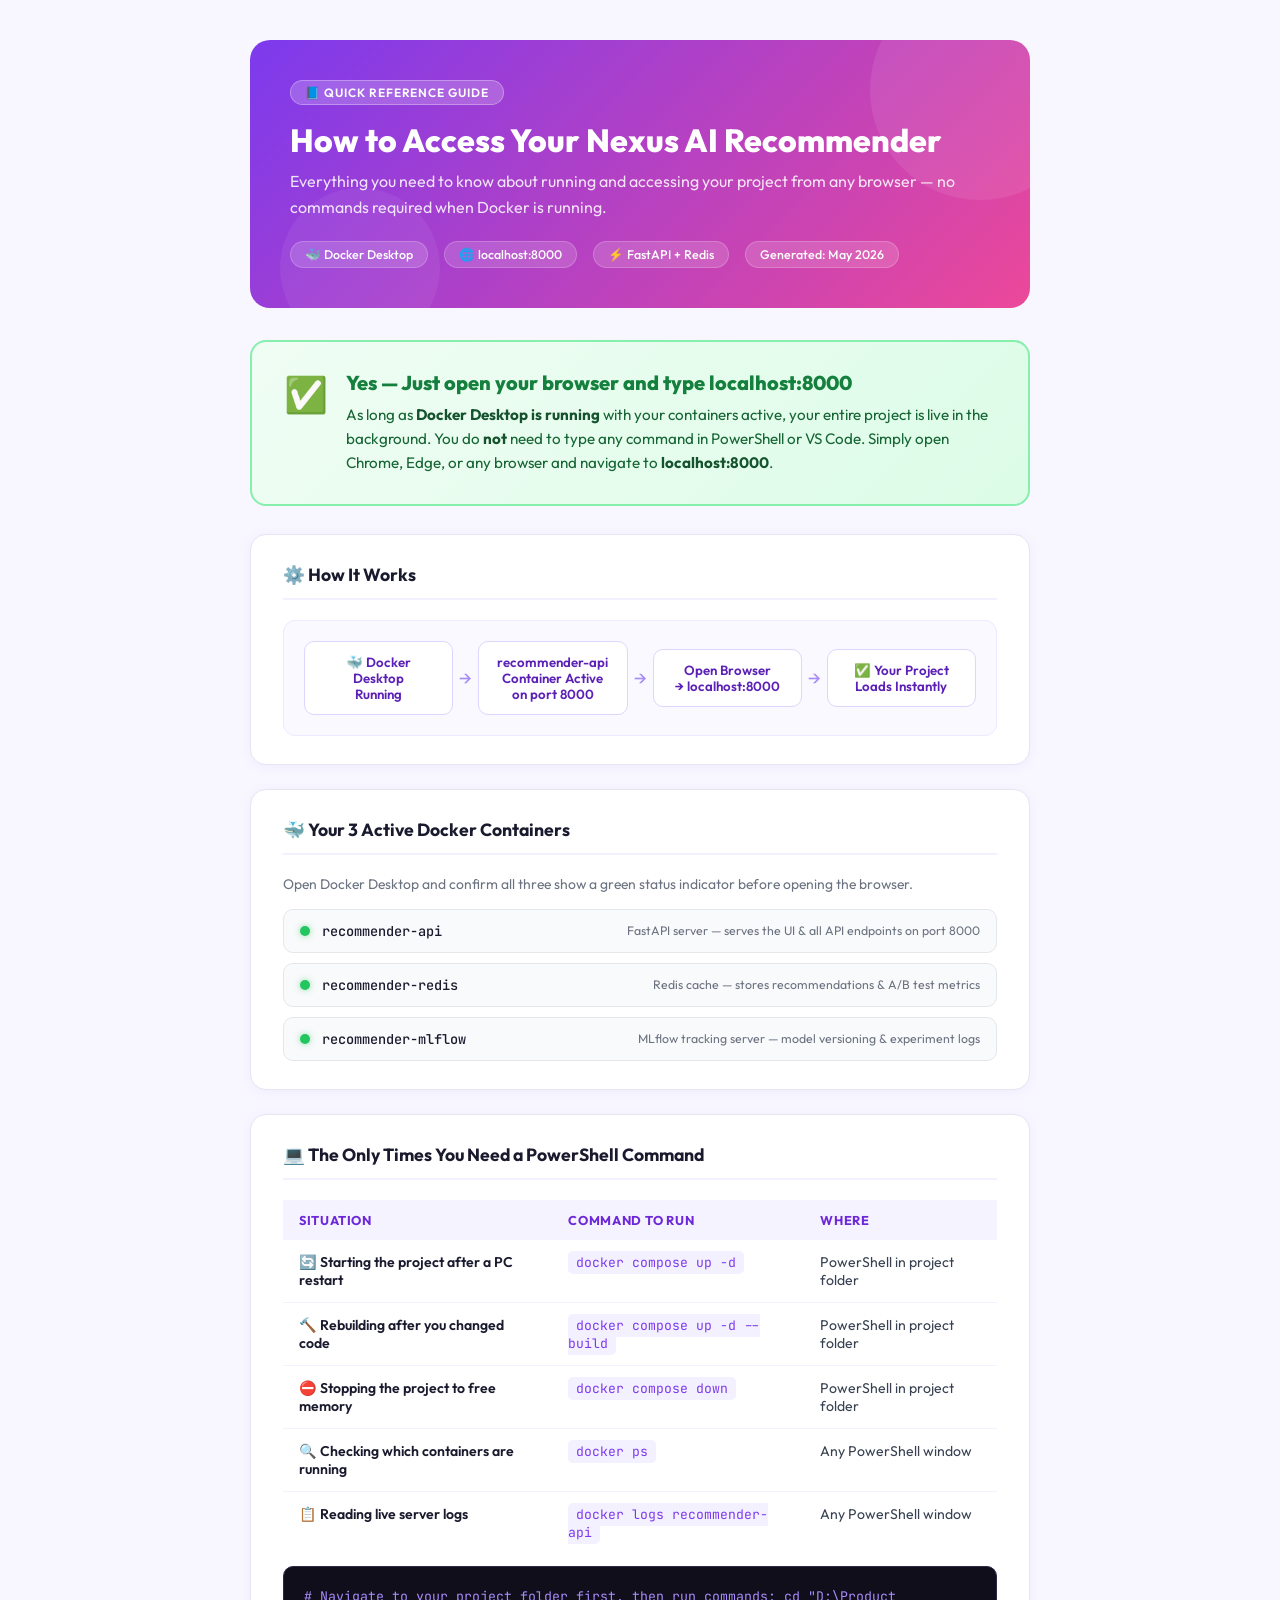
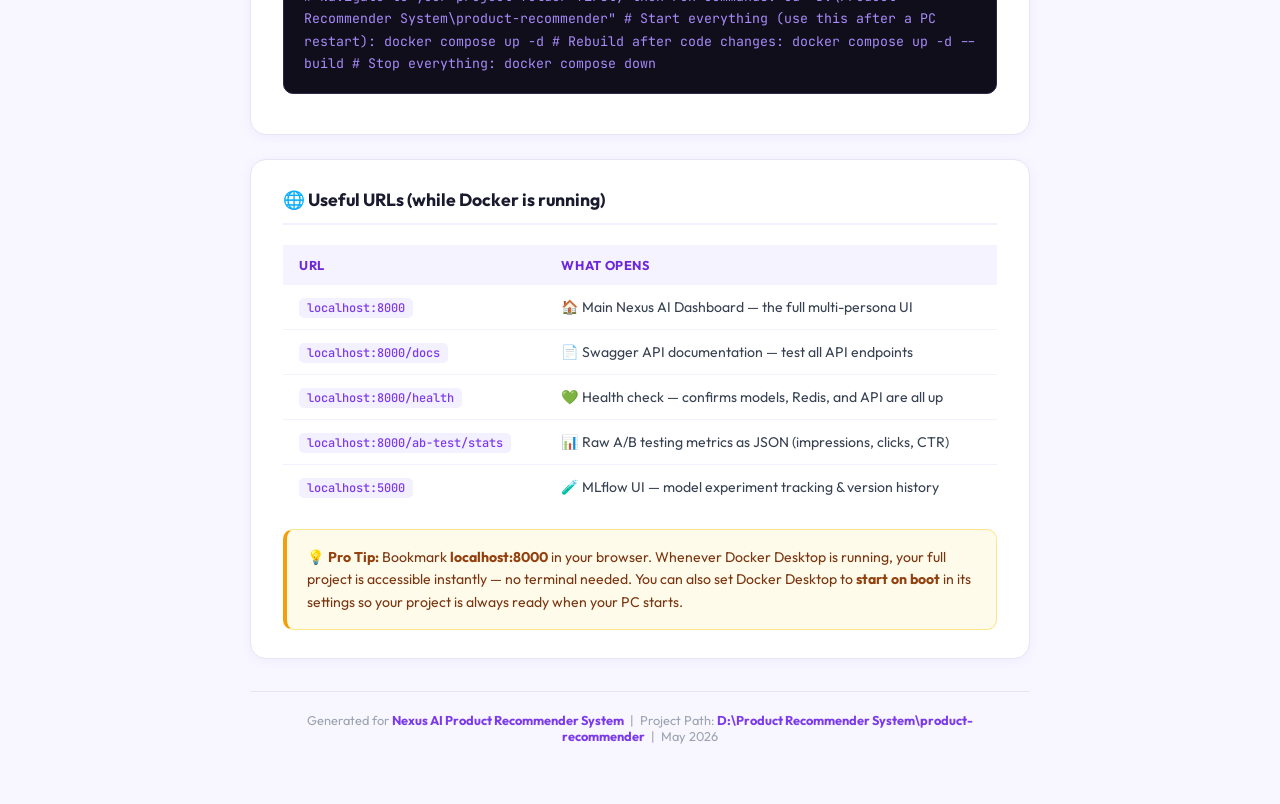
<file: docs/how_to_run_project.html>
<!DOCTYPE html>
<html lang="en">
<head>
    <meta charset="UTF-8">
    <meta name="viewport" content="width=device-width, initial-scale=1.0">
    <title>Running Nexus AI Recommender — Quick Reference Guide</title>
    <style>
        @import url('https://fonts.googleapis.com/css2?family=Outfit:wght@300;400;500;600;700;800&family=JetBrains+Mono:wght@400;500&display=swap');

        * { box-sizing: border-box; margin: 0; padding: 0; }

        body {
            font-family: 'Outfit', sans-serif;
            background: #f8f7ff;
            color: #1a1a2e;
            padding: 40px;
            max-width: 860px;
            margin: 0 auto;
        }

        /* ---- Header ---- */
        .header {
            background: linear-gradient(135deg, #7c3aed, #ec4899);
            border-radius: 20px;
            padding: 40px;
            color: white;
            margin-bottom: 32px;
            position: relative;
            overflow: hidden;
        }
        .header::before {
            content: '';
            position: absolute;
            top: -60px; right: -60px;
            width: 220px; height: 220px;
            background: rgba(255,255,255,0.08);
            border-radius: 50%;
        }
        .header::after {
            content: '';
            position: absolute;
            bottom: -40px; left: 30px;
            width: 160px; height: 160px;
            background: rgba(255,255,255,0.06);
            border-radius: 50%;
        }
        .header-tag {
            display: inline-block;
            background: rgba(255,255,255,0.2);
            border: 1px solid rgba(255,255,255,0.3);
            border-radius: 999px;
            padding: 4px 14px;
            font-size: 0.75rem;
            font-weight: 600;
            letter-spacing: 0.08em;
            text-transform: uppercase;
            margin-bottom: 16px;
        }
        .header h1 {
            font-size: 2rem;
            font-weight: 800;
            line-height: 1.2;
            margin-bottom: 10px;
            position: relative;
            z-index: 1;
        }
        .header p {
            font-size: 1rem;
            opacity: 0.85;
            line-height: 1.6;
            position: relative;
            z-index: 1;
        }
        .header-meta {
            margin-top: 20px;
            display: flex;
            gap: 16px;
            flex-wrap: wrap;
        }
        .meta-chip {
            background: rgba(255,255,255,0.15);
            border: 1px solid rgba(255,255,255,0.2);
            border-radius: 999px;
            padding: 5px 14px;
            font-size: 0.78rem;
            font-weight: 500;
        }

        /* ---- Answer Box ---- */
        .answer-box {
            background: linear-gradient(135deg, #f0fdf4, #dcfce7);
            border: 2px solid #86efac;
            border-radius: 16px;
            padding: 28px 32px;
            margin-bottom: 28px;
            display: flex;
            align-items: flex-start;
            gap: 18px;
        }
        .answer-icon { font-size: 2.2rem; flex-shrink: 0; margin-top: 2px; }
        .answer-box h2 { font-size: 1.25rem; font-weight: 800; color: #15803d; margin-bottom: 8px; }
        .answer-box p { color: #166534; font-size: 0.95rem; line-height: 1.6; }
        .answer-box strong { color: #14532d; }

        /* ---- Section ---- */
        .section {
            background: white;
            border: 1px solid #e8e4f3;
            border-radius: 16px;
            padding: 28px 32px;
            margin-bottom: 24px;
            box-shadow: 0 2px 12px rgba(124,58,237,0.06);
        }
        .section h2 {
            font-size: 1.1rem;
            font-weight: 700;
            color: #1a1a2e;
            margin-bottom: 20px;
            padding-bottom: 12px;
            border-bottom: 2px solid #f3f0ff;
            display: flex;
            align-items: center;
            gap: 10px;
        }

        /* ---- Flow Diagram ---- */
        .flow {
            display: flex;
            align-items: center;
            gap: 0;
            flex-wrap: wrap;
            background: #faf9ff;
            border-radius: 12px;
            padding: 20px;
            border: 1px solid #ede9fe;
        }
        .flow-step {
            background: white;
            border: 1px solid #ddd6fe;
            border-radius: 10px;
            padding: 12px 18px;
            text-align: center;
            font-size: 0.83rem;
            color: #5b21b6;
            font-weight: 600;
            flex: 1;
            min-width: 120px;
        }
        .flow-arrow {
            color: #a78bfa;
            font-size: 1.2rem;
            padding: 0 6px;
            flex-shrink: 0;
        }

        /* ---- Table ---- */
        table {
            width: 100%;
            border-collapse: collapse;
            font-size: 0.88rem;
        }
        thead {
            background: #f5f3ff;
        }
        th {
            padding: 12px 16px;
            text-align: left;
            font-weight: 700;
            color: #6d28d9;
            font-size: 0.8rem;
            text-transform: uppercase;
            letter-spacing: 0.05em;
        }
        td {
            padding: 13px 16px;
            border-bottom: 1px solid #f3f0ff;
            color: #374151;
            vertical-align: top;
        }
        tr:last-child td { border-bottom: none; }
        tr:hover td { background: #faf9ff; }

        /* ---- Code ---- */
        .code-block {
            background: #0f0e1a;
            border-radius: 10px;
            padding: 18px 20px;
            font-family: 'JetBrains Mono', monospace;
            font-size: 0.83rem;
            line-height: 1.7;
            color: #a78bfa;
            margin: 12px 0;
            border: 1px solid #2d2a4a;
            overflow-x: auto;
        }
        .code-inline {
            background: #f3f0ff;
            color: #7c3aed;
            padding: 2px 8px;
            border-radius: 5px;
            font-family: 'JetBrains Mono', monospace;
            font-size: 0.85em;
            font-weight: 500;
        }

        /* ---- Tips ---- */
        .tip-box {
            background: #fffbeb;
            border: 1px solid #fde68a;
            border-left: 4px solid #f59e0b;
            border-radius: 10px;
            padding: 16px 20px;
            margin-top: 20px;
            font-size: 0.88rem;
            color: #78350f;
            line-height: 1.6;
        }
        .tip-box strong { color: #92400e; }

        /* ---- Situation chips ---- */
        .situation { font-weight: 600; color: #1a1a2e; }
        .cmd { font-family: 'JetBrains Mono', monospace; font-size: 0.82rem; color: #7c3aed; background: #f3f0ff; padding: 3px 8px; border-radius: 5px; }

        /* ---- Container status ---- */
        .container-list {
            display: flex;
            flex-direction: column;
            gap: 10px;
            margin-top: 8px;
        }
        .container-item {
            display: flex;
            align-items: center;
            gap: 12px;
            padding: 12px 16px;
            background: #f9fafb;
            border: 1px solid #e5e7eb;
            border-radius: 10px;
        }
        .status-dot {
            width: 10px; height: 10px;
            border-radius: 50%;
            background: #22c55e;
            flex-shrink: 0;
            box-shadow: 0 0 6px rgba(34,197,94,0.5);
        }
        .container-name {
            font-family: 'JetBrains Mono', monospace;
            font-size: 0.85rem;
            font-weight: 500;
            color: #1a1a2e;
            flex: 1;
        }
        .container-role {
            font-size: 0.77rem;
            color: #6b7280;
        }

        /* ---- Footer ---- */
        .footer {
            margin-top: 32px;
            text-align: center;
            padding: 20px;
            border-top: 1px solid #e8e4f3;
            color: #9ca3af;
            font-size: 0.8rem;
        }
        .footer strong { color: #7c3aed; }

        /* ---- Print Styles ---- */
        @media print {
            body { padding: 0; background: white; }
            .header { -webkit-print-color-adjust: exact; print-color-adjust: exact; }
            .answer-box { -webkit-print-color-adjust: exact; print-color-adjust: exact; }
            .flow { -webkit-print-color-adjust: exact; print-color-adjust: exact; }
            @page { margin: 18mm 15mm; }
        }
    </style>
</head>
<body>

    <!-- ========== HEADER ========== -->
    <div class="header">
        <div class="header-tag">📘 Quick Reference Guide</div>
        <h1>How to Access Your Nexus AI Recommender</h1>
        <p>Everything you need to know about running and accessing your project from any browser — no commands required when Docker is running.</p>
        <div class="header-meta">
            <span class="meta-chip">🐳 Docker Desktop</span>
            <span class="meta-chip">🌐 localhost:8000</span>
            <span class="meta-chip">⚡ FastAPI + Redis</span>
            <span class="meta-chip">Generated: May 2026</span>
        </div>
    </div>

    <!-- ========== DIRECT ANSWER ========== -->
    <div class="answer-box">
        <div class="answer-icon">✅</div>
        <div>
            <h2>Yes — Just open your browser and type localhost:8000</h2>
            <p>As long as <strong>Docker Desktop is running</strong> with your containers active, your entire project is live in the background. You do <strong>not</strong> need to type any command in PowerShell or VS Code. Simply open Chrome, Edge, or any browser and navigate to <strong>localhost:8000</strong>.</p>
        </div>
    </div>

    <!-- ========== HOW IT WORKS ========== -->
    <div class="section">
        <h2>⚙️ How It Works</h2>
        <div class="flow">
            <div class="flow-step">🐳 Docker Desktop<br>Running</div>
            <div class="flow-arrow">→</div>
            <div class="flow-step">recommender-api<br>Container Active<br>on port 8000</div>
            <div class="flow-arrow">→</div>
            <div class="flow-step">Open Browser<br>→ localhost:8000</div>
            <div class="flow-arrow">→</div>
            <div class="flow-step">✅ Your Project<br>Loads Instantly</div>
        </div>
    </div>

    <!-- ========== ACTIVE CONTAINERS ========== -->
    <div class="section">
        <h2>🐳 Your 3 Active Docker Containers</h2>
        <p style="color:#6b7280; font-size:0.87rem; margin-bottom:16px;">Open Docker Desktop and confirm all three show a green status indicator before opening the browser.</p>
        <div class="container-list">
            <div class="container-item">
                <div class="status-dot"></div>
                <div class="container-name">recommender-api</div>
                <div class="container-role">FastAPI server — serves the UI &amp; all API endpoints on port 8000</div>
            </div>
            <div class="container-item">
                <div class="status-dot"></div>
                <div class="container-name">recommender-redis</div>
                <div class="container-role">Redis cache — stores recommendations &amp; A/B test metrics</div>
            </div>
            <div class="container-item">
                <div class="status-dot"></div>
                <div class="container-name">recommender-mlflow</div>
                <div class="container-role">MLflow tracking server — model versioning &amp; experiment logs</div>
            </div>
        </div>
    </div>

    <!-- ========== WHEN DO YOU NEED COMMANDS ========== -->
    <div class="section">
        <h2>💻 The Only Times You Need a PowerShell Command</h2>
        <table>
            <thead>
                <tr>
                    <th>Situation</th>
                    <th>Command to Run</th>
                    <th>Where</th>
                </tr>
            </thead>
            <tbody>
                <tr>
                    <td class="situation">🔄 Starting the project after a PC restart</td>
                    <td><span class="cmd">docker compose up -d</span></td>
                    <td>PowerShell in project folder</td>
                </tr>
                <tr>
                    <td class="situation">🔨 Rebuilding after you changed code</td>
                    <td><span class="cmd">docker compose up -d --build</span></td>
                    <td>PowerShell in project folder</td>
                </tr>
                <tr>
                    <td class="situation">⛔ Stopping the project to free memory</td>
                    <td><span class="cmd">docker compose down</span></td>
                    <td>PowerShell in project folder</td>
                </tr>
                <tr>
                    <td class="situation">🔍 Checking which containers are running</td>
                    <td><span class="cmd">docker ps</span></td>
                    <td>Any PowerShell window</td>
                </tr>
                <tr>
                    <td class="situation">📋 Reading live server logs</td>
                    <td><span class="cmd">docker logs recommender-api</span></td>
                    <td>Any PowerShell window</td>
                </tr>
            </tbody>
        </table>

        <div class="code-block">
# Navigate to your project folder first, then run commands:
cd "D:\Product Recommender System\product-recommender"

# Start everything (use this after a PC restart):
docker compose up -d

# Rebuild after code changes:
docker compose up -d --build

# Stop everything:
docker compose down
        </div>
    </div>

    <!-- ========== USEFUL URLS ========== -->
    <div class="section">
        <h2>🌐 Useful URLs (while Docker is running)</h2>
        <table>
            <thead>
                <tr>
                    <th>URL</th>
                    <th>What Opens</th>
                </tr>
            </thead>
            <tbody>
                <tr>
                    <td><span class="code-inline">localhost:8000</span></td>
                    <td>🏠 Main Nexus AI Dashboard — the full multi-persona UI</td>
                </tr>
                <tr>
                    <td><span class="code-inline">localhost:8000/docs</span></td>
                    <td>📄 Swagger API documentation — test all API endpoints</td>
                </tr>
                <tr>
                    <td><span class="code-inline">localhost:8000/health</span></td>
                    <td>💚 Health check — confirms models, Redis, and API are all up</td>
                </tr>
                <tr>
                    <td><span class="code-inline">localhost:8000/ab-test/stats</span></td>
                    <td>📊 Raw A/B testing metrics as JSON (impressions, clicks, CTR)</td>
                </tr>
                <tr>
                    <td><span class="code-inline">localhost:5000</span></td>
                    <td>🧪 MLflow UI — model experiment tracking &amp; version history</td>
                </tr>
            </tbody>
        </table>

        <div class="tip-box">
            <strong>💡 Pro Tip:</strong> Bookmark <strong>localhost:8000</strong> in your browser. Whenever Docker Desktop is running, your full project is accessible instantly — no terminal needed. You can also set Docker Desktop to <strong>start on boot</strong> in its settings so your project is always ready when your PC starts.
        </div>
    </div>

    <!-- ========== FOOTER ========== -->
    <div class="footer">
        Generated for <strong>Nexus AI Product Recommender System</strong> &nbsp;|&nbsp;
        Project Path: <strong>D:\Product Recommender System\product-recommender</strong> &nbsp;|&nbsp;
        May 2026
    </div>

</body>
</html>
</file>
